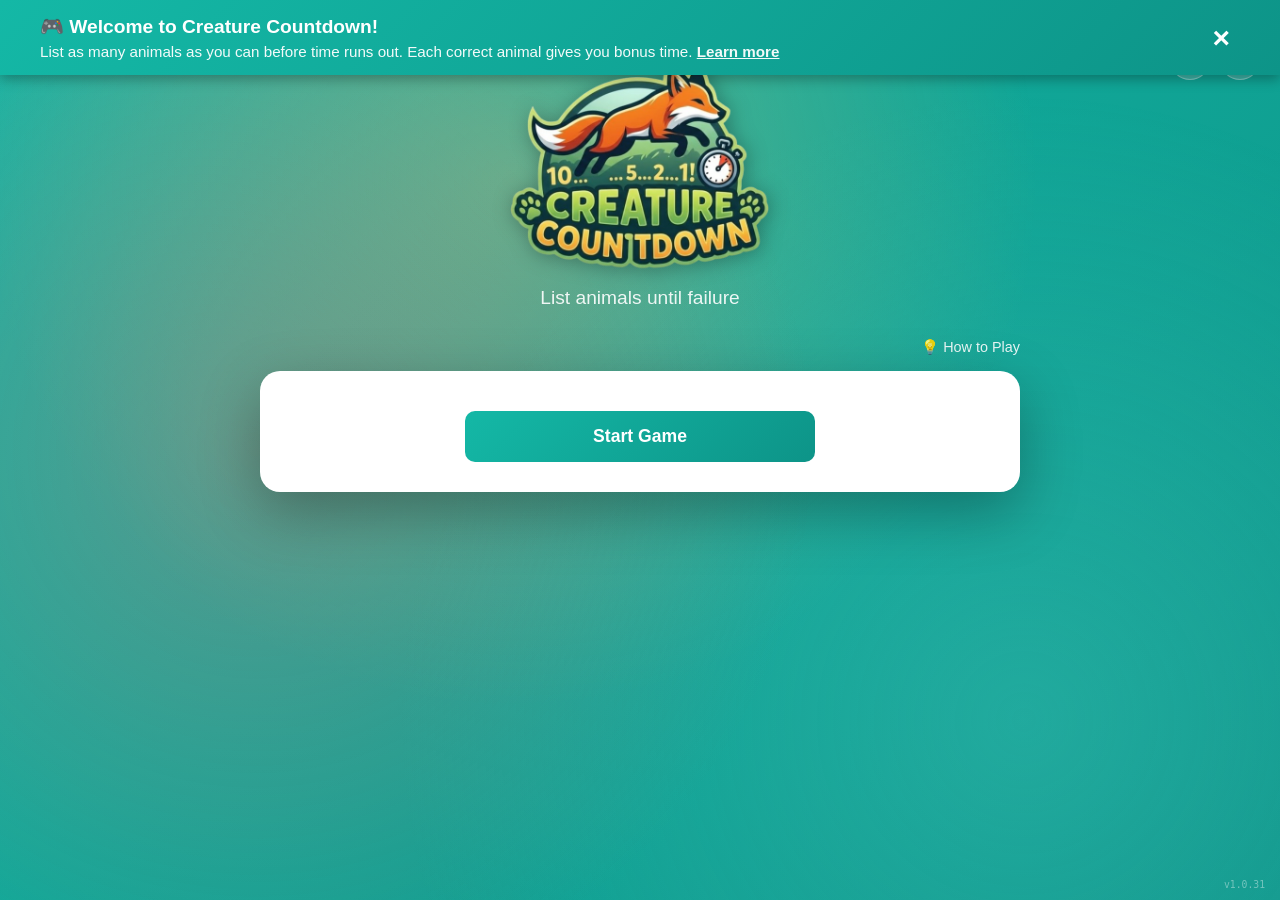
<file: index.html>
<!DOCTYPE html>
<html lang="en">
<head>
  <link rel="icon" href="data:image/svg+xml,<svg xmlns=%22http://www.w3.org/2000/svg%22 viewBox=%220 0 100 100%22><text y=%22.9em%22 font-size=%2290%22>🐾</text></svg>">
    <meta charset="UTF-8">
    <meta name="viewport" content="width=device-width, initial-scale=1.0">
    <title>Creature Countdown</title>
    <link rel="stylesheet" href="styles.css?v=1.0.23">
</head>
<body>
    <div class="background-animation"></div>
    
    <!-- Version Number -->
    <div class="version-number">v1.0.31</div>
    
    <!-- How to Play Banner -->
    <div id="howToPlayBanner" class="top-banner hidden">
        <div class="banner-content">
            <span class="close-banner" id="closeBanner">&times;</span>
            <h3>🎮 Welcome to Creature Countdown!</h3>
            <p>List as many animals as you can before time runs out. Each correct animal gives you bonus time. <a href="#" id="learnMoreLink">Learn more</a></p>
        </div>
    </div>
    
    <div class="container">
        <header>
            <img src="logo.png" alt="Creature Countdown" class="game-logo">
            <p class="subtitle">List animals until failure</p>
            <button id="toggleStats" class="stats-icon">📊</button>
            <button id="toggleSettings" class="settings-icon">⚙️</button>
        </header>

        <div id="menu" class="menu">
            <a href="#" id="toggleHowToPlay" class="how-to-link">💡 How to Play</a>
            
            <!-- How to Play Widget -->
            <div id="howToPlayWidget" class="help-widget hidden">
                <div class="help-header">
                    <h2>How to Play</h2>
                    <span class="widget-close" id="closeWidget">&times;</span>
                </div>
                <ul class="instructions">
                    <li>List as many animals as you can</li>
                    <li>Animals must be real (from our database of 5000+ animals)</li>
                    <li>You have limited time, but get more time for each animal</li>
                    <li>No overlapping terms (e.g., "bear" and "polar bear")</li>
                    <li>When time runs out, game over!</li>
                </ul>
            </div>
            
            <!-- Settings Panel -->
            <div id="settingsPanel" class="settings-panel hidden">
                <label>
                    Theme:
                    <select id="themeSelect">
                        <option value="system">System</option>
                        <option value="light">Light</option>
                        <option value="dark">Dark</option>
                    </select>
                </label>
                <label>
                    Initial time (s):
                    <input type="number" id="initialTime" value="60" min="10" max="300">
                </label>
                <label>
                    Time increment (s):
                    <input type="number" id="timeIncrement" value="5" min="1" max="30">
                </label>
                <label>
                    <input type="checkbox" id="disableAnimations">
                    Disable animations
                </label>
                <button id="showDatabaseBtn" class="settings-btn">📚 Show Animal Database</button>
                <button id="hardReload" class="settings-btn">🔄 Hard Reload (Clear Cache)</button>
            </div>
            
            <!-- Stats Modal -->
            <div id="statsModal" class="modal-overlay hidden">
                <div class="stats-modal">
                    <div class="modal-header">
                        <h2>📊 Game Statistics</h2>
                        <span class="modal-close" id="closeStatsModal">&times;</span>
                    </div>
                    <div class="stats-content">
                        <div class="stat-item">
                            <span class="stat-label">Games Played</span>
                            <span class="stat-value" id="statGamesPlayed">0</span>
                        </div>
                        <div class="stat-item">
                            <span class="stat-label">Best Score</span>
                            <span class="stat-value" id="statBestScore">0</span>
                        </div>
                        <div class="stat-item">
                            <span class="stat-label">Most Animals (Single Game)</span>
                            <span class="stat-value" id="statMostAnimals">0</span>
                        </div>
                        <div class="stat-item">
                            <span class="stat-label">Total Animals Named</span>
                            <span class="stat-value" id="statTotalAnimals">0</span>
                        </div>
                        <div class="stat-item">
                            <span class="stat-label">Average Animals Per Game</span>
                            <span class="stat-value" id="statAvgAnimals">0</span>
                        </div>
                        <button id="resetStatsBtn" class="btn-reset-stats">Reset Statistics</button>
                    </div>
                </div>
            </div>
            
            <!-- Database Modal -->
            <div id="databaseModal" class="modal-overlay hidden">
                <div class="database-modal">
                    <div class="modal-header">
                        <h2>Animal Database (5000 Animals)</h2>
                        <span class="modal-close" id="closeDatabaseModal">&times;</span>
                    </div>
                    <div class="database-search">
                        <input type="text" id="databaseSearch" placeholder="Search animals...">
                    </div>
                    <div class="database-content" id="databaseContent">
                        <!-- Animals will be loaded here -->
                    </div>
                </div>
            </div>
            
            <div class="card">
                <button id="startBtn" class="btn-primary">Start Game</button>
            </div>
        </div>

        <div id="game" class="game hidden">
            <div class="game-header">
                <div class="score-display">
                    <span class="label">Score:</span>
                    <span id="score">0</span>
                </div>
                <div class="timer-display" id="timerDisplay">
                    <span id="timer">1:00</span>
                </div>
                <button id="cancelBtn" class="btn-cancel">✕ Cancel</button>
            </div>

            <div class="input-section">
                <input 
                    type="text" 
                    id="animalInput" 
                    placeholder="Type an animal name..." 
                    autocomplete="off"
                    spellcheck="false"
                >
                <div id="feedback" class="feedback"></div>
            </div>

            <div class="animals-list-container">
                <h3>Animals Listed (<span id="animalCount">0</span>)</h3>
                <div id="animalsList" class="animals-list"></div>
            </div>
        </div>

        <div id="gameOver" class="game-over hidden">
            <div class="card">
                <h2>Game Over!</h2>
                <div class="final-score">
                    <p>Final Score: <strong id="finalScore">0</strong></p>
                    <p>Animals Listed: <strong id="finalCount">0</strong></p>
                </div>
                
                <div class="animals-summary">
                    <h3>Your Animals:</h3>
                    <div id="finalAnimalsList" class="final-animals-list"></div>
                </div>

                <div class="button-group">
                    <button id="playAgainBtn" class="btn-primary">Play Again</button>
                    <button id="copyListBtn" class="btn-secondary">Copy List</button>
                </div>
            </div>
        </div>
    </div>

    <script src="script.js?v=1.0.23"></script>
</body>
</html>
</file>
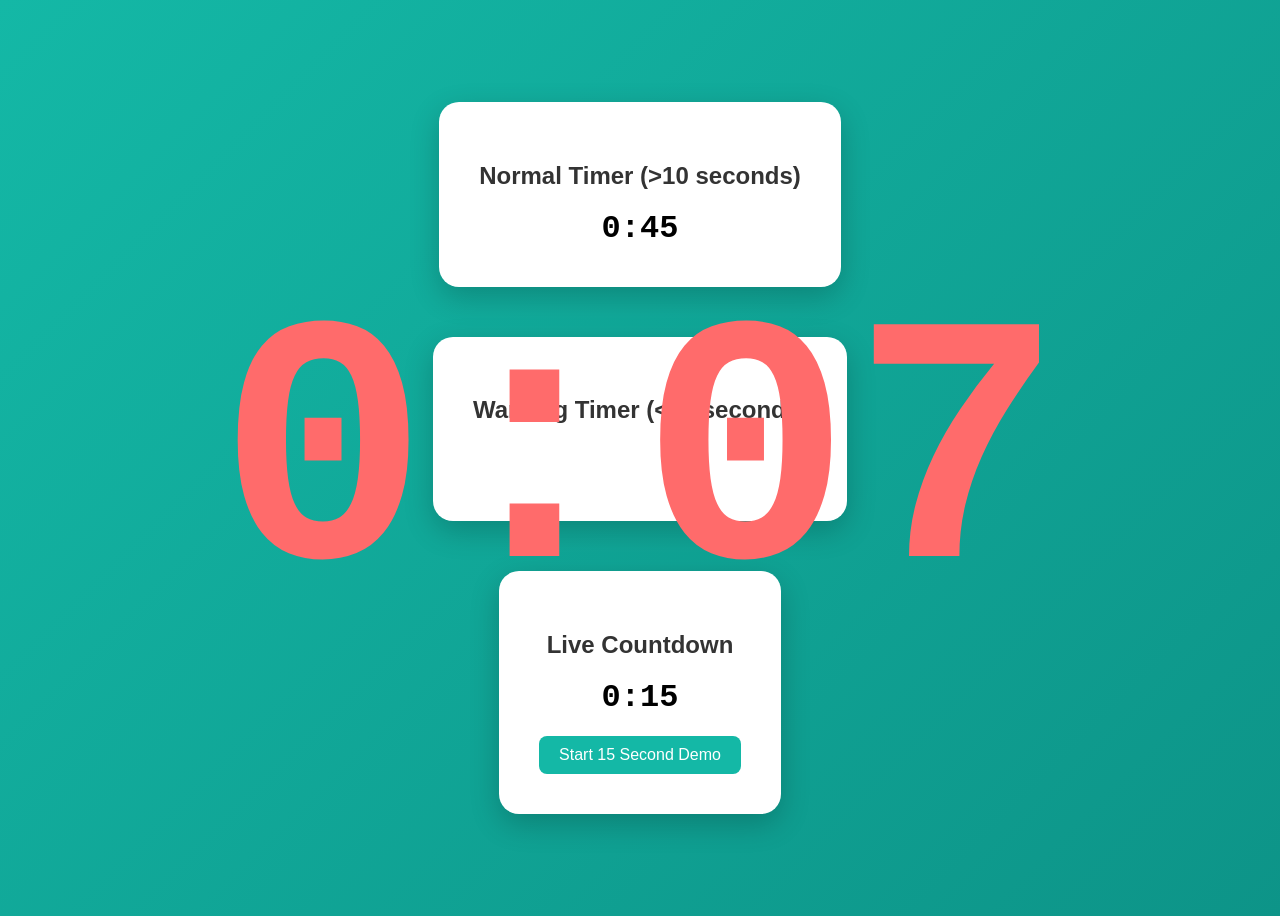
<file: timer-demo.html>
<!DOCTYPE html>
<html lang="en">
<head>
    <meta charset="UTF-8">
    <meta name="viewport" content="width=device-width, initial-scale=1.0">
    <title>Timer Demo</title>
    <style>
        body {
            font-family: -apple-system, BlinkMacSystemFont, 'Segoe UI', Roboto, Oxygen, Ubuntu, Cantarell, sans-serif;
            background: linear-gradient(135deg, #14b8a6 0%, #0d9488 100%);
            min-height: 100vh;
            display: flex;
            align-items: center;
            justify-content: center;
            flex-direction: column;
            gap: 50px;
        }

        .demo-section {
            background: white;
            padding: 40px;
            border-radius: 20px;
            box-shadow: 0 10px 30px rgba(0, 0, 0, 0.2);
            text-align: center;
        }

        h2 {
            margin-bottom: 20px;
            color: #333;
        }

        .timer-display {
            font-size: 2em;
            font-family: 'SF Mono', 'Monaco', 'Consolas', monospace;
            font-weight: 600;
            transition: transform 0.3s ease, color 0.3s ease;
        }

        .timer-display.warning {
            color: #ff6b6b;
            animation: pulseBig 0.5s ease-in-out infinite;
            transform: scale(11);
            transform-origin: center;
        }

        @keyframes pulseBig {
            0%, 100% { transform: scale(11); }
            50% { transform: scale(11.7); }
        }

        button {
            margin-top: 20px;
            padding: 10px 20px;
            font-size: 1em;
            background: #14b8a6;
            color: white;
            border: none;
            border-radius: 8px;
            cursor: pointer;
        }

        button:hover {
            background: #0d9488;
        }
    </style>
</head>
<body>
    <div class="demo-section">
        <h2>Normal Timer (>10 seconds)</h2>
        <div class="timer-display" id="normalTimer">
            <span>0:45</span>
        </div>
    </div>

    <div class="demo-section">
        <h2>Warning Timer (<10 seconds)</h2>
        <div class="timer-display warning" id="warningTimer">
            <span>0:07</span>
        </div>
    </div>

    <div class="demo-section">
        <h2>Live Countdown</h2>
        <div class="timer-display" id="liveTimer">
            <span id="countdown">0:15</span>
        </div>
        <button onclick="startDemo()">Start 15 Second Demo</button>
    </div>

    <script>
        let timeLeft = 15;
        let interval;

        function startDemo() {
            const liveTimer = document.getElementById('liveTimer');
            const countdown = document.getElementById('countdown');
            
            // Reset
            clearInterval(interval);
            timeLeft = 15;
            liveTimer.classList.remove('warning');
            
            interval = setInterval(() => {
                timeLeft--;
                
                const minutes = Math.floor(timeLeft / 60);
                const seconds = timeLeft % 60;
                countdown.textContent = `${minutes}:${seconds.toString().padStart(2, '0')}`;
                
                if (timeLeft <= 10 && timeLeft > 0) {
                    liveTimer.classList.add('warning');
                } else {
                    liveTimer.classList.remove('warning');
                }
                
                if (timeLeft <= 0) {
                    clearInterval(interval);
                    countdown.textContent = '0:00';
                }
            }, 1000);
        }
    </script>
</body>
</html>
</file>
<file: styles.css>
* {
    margin: 0;
    padding: 0;
    box-sizing: border-box;
}

/* Ensure all buttons and interactive elements work well on mobile */
button {
    touch-action: manipulation;
    -webkit-tap-highlight-color: transparent;
}

:root {
    --bg-gradient-start: #14b8a6;
    --bg-gradient-end: #0d9488;
    --primary-color: #14b8a6;
    --primary-dark: #0d9488;
    --text-color: #333;
    --text-light: white;
    --card-bg: white;
    --card-text: #333;
    --input-bg: white;
    --input-border: #ddd;
    --settings-bg: #f8f9fa;
}

body.dark-mode {
    --bg-gradient-start: #1e293b;
    --bg-gradient-end: #0f172a;
    --primary-color: #14b8a6;
    --primary-dark: #0d9488;
    --text-color: #e2e8f0;
    --text-light: #e2e8f0;
    --card-bg: #334155;
    --card-text: #e2e8f0;
    --input-bg: #475569;
    --input-border: #64748b;
    --settings-bg: #475569;
}

body {
    font-family: -apple-system, BlinkMacSystemFont, 'Segoe UI', Roboto, Oxygen, Ubuntu, Cantarell, sans-serif;
    background: linear-gradient(135deg, var(--bg-gradient-start) 0%, var(--bg-gradient-end) 100%);
    min-height: 100vh;
    display: flex;
    align-items: flex-start;
    justify-content: center;
    position: relative;
    overflow-x: hidden;
    padding-top: 40px;
    padding-bottom: 40px;
    transition: background 0.3s ease;
}

.background-animation {
    position: fixed;
    top: 0;
    left: 0;
    width: 100%;
    height: 100%;
    background: 
        radial-gradient(circle at 20% 50%, rgba(255, 107, 107, 0.3) 0%, transparent 50%),
        radial-gradient(circle at 80% 80%, rgba(78, 205, 196, 0.3) 0%, transparent 50%),
        radial-gradient(circle at 40% 20%, rgba(255, 195, 113, 0.3) 0%, transparent 50%);
    animation: backgroundShift 20s ease-in-out infinite;
    z-index: 0;
    pointer-events: none;
}

.version-number {
    position: fixed;
    bottom: 10px;
    right: 15px;
    color: rgba(255, 255, 255, 0.4);
    font-size: 0.75em;
    font-family: monospace;
    z-index: 10;
    pointer-events: none;
    user-select: none;
}

@keyframes backgroundShift {
    0%, 100% { transform: translate(0, 0) scale(1); }
    33% { transform: translate(50px, -30px) scale(1.1); }
    66% { transform: translate(-30px, 40px) scale(0.95); }
}

body.no-animations .background-animation {
    animation: none;
}

.container {
    position: relative;
    z-index: 1;
    width: 90%;
    max-width: 800px;
    padding: 20px;
}

header {
    text-align: center;
    margin-bottom: 30px;
    color: white;
    position: relative;
}

header h1 {
    font-size: 3em;
    margin-bottom: 10px;
    text-shadow: 2px 2px 10px rgba(0, 0, 0, 0.3);
}

.game-logo {
    max-width: 260px;
    width: 100%;
    height: auto;
    margin-bottom: 10px;
    filter: drop-shadow(2px 2px 10px rgba(0, 0, 0, 0.3));
}

.subtitle {
    font-size: 1.2em;
    opacity: 0.9;
}

.settings-icon {
    position: fixed;
    top: 40px;
    right: 20px;
    background: rgba(255, 255, 255, 0.2);
    backdrop-filter: blur(10px);
    border: 1px solid rgba(255, 255, 255, 0.3);
    color: white;
    font-size: 1.3em;
    width: 40px;
    height: 40px;
    border-radius: 50%;
    cursor: pointer;
    transition: all 0.2s ease;
    display: flex;
    align-items: center;
    justify-content: center;
    z-index: 100;
}

.settings-icon:hover {
    background: rgba(255, 255, 255, 0.3);
    transform: rotate(90deg);
}

.settings-icon:active {
    background: rgba(255, 255, 255, 0.4);
}

.stats-icon {
    position: fixed;
    top: 40px;
    right: 70px;
    background: rgba(255, 255, 255, 0.2);
    backdrop-filter: blur(10px);
    border: 1px solid rgba(255, 255, 255, 0.3);
    color: white;
    font-size: 1.3em;
    width: 40px;
    height: 40px;
    border-radius: 50%;
    cursor: pointer;
    transition: all 0.2s ease;
    display: flex;
    align-items: center;
    justify-content: center;
    z-index: 100;
}

.stats-icon:hover {
    background: rgba(255, 255, 255, 0.3);
    transform: scale(1.1);
}

.stats-icon:active {
    background: rgba(255, 255, 255, 0.4);
    transform: scale(1.0);
}

.card {
    background: var(--card-bg);
    color: var(--card-text);
    border-radius: 20px;
    padding: 30px;
    box-shadow: 0 20px 60px rgba(0, 0, 0, 0.3);
    transition: background 0.3s ease, color 0.3s ease;
    position: relative;
    z-index: 5;
}

.instructions {
    list-style: none;
    margin: 20px 0;
}

.instructions li {
    padding: 10px;
    margin: 5px 0;
    background: var(--settings-bg);
    border-radius: 8px;
    border-left: 4px solid #14b8a6;
    color: var(--card-text);
}

.instructions li:before {
    content: "✓ ";
    color: #14b8a6;
    font-weight: bold;
    margin-right: 8px;
}

.menu {
    position: relative;
}

.settings-panel {
    position: fixed;
    top: 90px;
    right: 20px;
    background: var(--card-bg);
    color: var(--card-text);
    border-radius: 12px;
    padding: 20px;
    width: 250px;
    box-shadow: 0 10px 30px rgba(0, 0, 0, 0.3);
    z-index: 99;
    opacity: 1;
    transform: translateY(0);
    transition: opacity 0.2s ease, transform 0.2s ease, background 0.3s ease, color 0.3s ease;
}

.settings-panel.hidden {
    display: none;
    opacity: 0;
    transform: translateY(-10px);
}

.settings-panel label {
    display: block;
    margin: 8px 0;
    color: #555;
    font-size: 0.9em;
}

.settings-panel input[type="number"] {
    margin-left: 10px;
    padding: 4px 8px;
    border: 1px solid var(--input-border);
    border-radius: 5px;
    width: 70px;
    font-size: 0.9em;
    background: var(--input-bg);
    color: var(--card-text);
}

.settings-panel select {
    margin-left: 10px;
    padding: 4px 8px;
    border: 1px solid var(--input-border);
    border-radius: 5px;
    font-size: 0.9em;
    background: var(--input-bg);
    color: var(--card-text);
    cursor: pointer;
}
.help-widget {
    background: var(--card-bg);
    color: var(--card-text);
    border-radius: 20px;
    padding: 30px;
    margin-bottom: 20px;
    box-shadow: 0 10px 30px rgba(0, 0, 0, 0.2);
    animation: slideInDown 0.3s ease;
    transition: background 0.3s ease, color 0.3s ease;
}

.help-widget.hidden {
    display: none;
}

@keyframes slideInDown {
    from {
        opacity: 0;
        transform: translateY(-20px);
    }
    to {
        opacity: 1;
        transform: translateY(0);
    }
}

.help-header {
    display: flex;
    justify-content: space-between;
    align-items: center;
    margin-bottom: 20px;
}

.help-header h2 {
    margin: 0;
    color: var(--card-text);
    font-size: 1.5em;
}

.widget-close {
    font-size: 28px;
    color: #999;
    cursor: pointer;
    transition: color 0.2s ease;
    line-height: 1;
    padding: 0 5px;
}

.widget-close:hover {
    color: var(--card-text);
}

.how-to-link {
    color: white;
    text-decoration: none;
    font-size: 0.9em;
    display: block;
    text-align: right;
    margin-bottom: 15px;
    opacity: 0.9;
    transition: opacity 0.2s ease;
}

.how-to-link:hover {
    opacity: 1;
    text-decoration: underline;
}

.settings label {
    display: block;
    margin: 12px 0;
    color: #555;
}

.settings input[type="number"] {
    margin-left: 10px;
    padding: 5px 10px;
    border: 1px solid #ddd;
    border-radius: 5px;
    width: 80px;
}

.settings input[type="checkbox"] {
    margin-left: 10px;
}

.settings-btn {
    width: 100%;
    padding: 10px;
    margin-top: 15px;
    background: var(--primary-color);
    color: white;
    border: none;
    border-radius: 8px;
    cursor: pointer;
    font-size: 0.9em;
    transition: background 0.2s ease;
    /* Mobile touch improvements */
    touch-action: manipulation;
    -webkit-tap-highlight-color: rgba(20, 184, 166, 0.2);
    -webkit-user-select: none;
    user-select: none;
}

.settings-btn:hover {
    background: var(--primary-dark);
}

.settings-btn:active {
    background: #0a6d62;
}

.modal-overlay {
    position: fixed;
    top: 0;
    left: 0;
    width: 100%;
    height: 100%;
    background: rgba(0, 0, 0, 0.7);
    display: flex;
    align-items: center;
    justify-content: center;
    z-index: 1000;
    backdrop-filter: blur(5px);
}

.modal-overlay.hidden {
    display: none;
}

.database-modal {
    background: var(--card-bg);
    border-radius: 20px;
    width: 90%;
    max-width: 800px;
    max-height: 80vh;
    display: flex;
    flex-direction: column;
    box-shadow: 0 20px 60px rgba(0, 0, 0, 0.3);
    animation: slideInDown 0.3s ease;
}

.modal-header {
    display: flex;
    justify-content: space-between;
    align-items: center;
    padding: 20px 30px;
    border-bottom: 2px solid var(--input-border);
}

.modal-header h2 {
    margin: 0;
    color: var(--card-text);
    font-size: 1.5em;
}

.modal-close {
    font-size: 32px;
    color: #999;
    cursor: pointer;
    transition: color 0.2s ease;
    line-height: 1;
    padding: 0 5px;
}

.modal-close:hover {
    color: var(--card-text);
}

.database-search {
    padding: 20px 30px;
    border-bottom: 1px solid var(--input-border);
}

.database-search input {
    width: 100%;
    padding: 12px 15px;
    border: 2px solid var(--input-border);
    border-radius: 10px;
    font-size: 1em;
    background: var(--input-bg);
    color: var(--card-text);
    outline: none;
    transition: border-color 0.2s ease;
}

.database-search input:focus {
    border-color: var(--primary-color);
}

.database-content {
    padding: 20px 30px;
    overflow-y: auto;
    flex: 1;
}

.database-list {
    display: grid;
    grid-template-columns: repeat(auto-fill, minmax(180px, 1fr));
    gap: 10px;
    list-style: none;
    margin: 0;
    padding: 0;
}

.database-list li {
    padding: 8px 12px;
    background: var(--settings-bg);
    border-radius: 6px;
    color: var(--card-text);
    font-size: 0.9em;
    transition: background 0.2s ease;
}

.database-list li:hover {
    background: var(--primary-color);
    color: white;
}

.database-list li.hidden {
    display: none;
}

/* Stats Modal */
.stats-modal {
    background: var(--card-bg);
    border-radius: 20px;
    width: 90%;
    max-width: 600px;
    max-height: 80vh;
    display: flex;
    flex-direction: column;
    box-shadow: 0 20px 60px rgba(0, 0, 0, 0.3);
    animation: slideInDown 0.3s ease;
}

.stats-content {
    padding: 30px;
    overflow-y: auto;
    flex: 1;
}

.stat-item {
    display: flex;
    justify-content: space-between;
    align-items: center;
    padding: 20px;
    margin: 10px 0;
    background: var(--settings-bg);
    border-radius: 12px;
    border-left: 4px solid var(--primary-color);
}

.stat-label {
    font-size: 1.1em;
    color: var(--card-text);
    font-weight: 500;
}

.stat-value {
    font-size: 1.5em;
    font-weight: bold;
    color: var(--primary-color);
}

.btn-reset-stats {
    width: 100%;
    padding: 12px 20px;
    margin-top: 20px;
    font-size: 1em;
    font-weight: 600;
    border: 2px solid #ef4444;
    background: transparent;
    color: #ef4444;
    border-radius: 10px;
    cursor: pointer;
    transition: all 0.3s ease;
    /* Mobile touch improvements */
    touch-action: manipulation;
    -webkit-tap-highlight-color: rgba(239, 68, 68, 0.2);
    -webkit-user-select: none;
    user-select: none;
}

.btn-reset-stats:hover {
    background: #ef4444;
    color: white;
}

.btn-reset-stats:active {
    background: #dc2626;
    border-color: #dc2626;
}

.btn-primary, .btn-secondary {
    width: 80%;
    max-width: 400px;
    padding: 15px 30px;
    font-size: 1.1em;
    font-weight: bold;
    border: none;
    border-radius: 10px;
    cursor: pointer;
    transition: all 0.3s ease;
    margin: 10px auto 0;
    display: block;
    position: relative;
    z-index: 10;
    /* Mobile touch improvements */
    touch-action: manipulation;
    -webkit-tap-highlight-color: rgba(20, 184, 166, 0.3);
    -webkit-user-select: none;
    user-select: none;
}

.btn-primary {
    background: linear-gradient(135deg, #14b8a6 0%, #0d9488 100%);
    color: white;
}

.btn-primary:hover {
    transform: translateY(-2px);
    box-shadow: 0 10px 20px rgba(20, 184, 166, 0.4);
}

.btn-primary:active {
    transform: translateY(0);
    box-shadow: 0 5px 10px rgba(20, 184, 166, 0.3);
}

.btn-secondary {
    background: #6c757d;
    color: white;
}

.btn-secondary:hover {
    background: #5a6268;
}

.btn-secondary:active {
    background: #4e555b;
}

.hidden {
    display: none !important;
}

/* Top Banner */
.top-banner {
    position: fixed;
    top: 0;
    left: 0;
    right: 0;
    z-index: 1000;
    background: linear-gradient(135deg, #14b8a6 0%, #0d9488 100%);
    color: white;
    padding: 15px 20px;
    box-shadow: 0 4px 12px rgba(0, 0, 0, 0.3);
    animation: slideDown 0.5s ease;
}

@keyframes slideDown {
    from {
        transform: translateY(-100%);
        opacity: 0;
    }
    to {
        transform: translateY(0);
        opacity: 1;
    }
}

.banner-content {
    max-width: 1200px;
    margin: 0 auto;
    position: relative;
    padding-right: 40px;
}

.banner-content h3 {
    margin: 0 0 5px 0;
    font-size: 1.2em;
}

.banner-content p {
    margin: 0;
    font-size: 0.95em;
    opacity: 0.95;
}

.banner-content a {
    color: #fff;
    text-decoration: underline;
    font-weight: bold;
}

.banner-content a:hover {
    opacity: 0.8;
}

.close-banner {
    position: absolute;
    right: 0;
    top: 50%;
    transform: translateY(-50%);
    font-size: 30px;
    font-weight: bold;
    color: white;
    cursor: pointer;
    transition: opacity 0.2s ease;
    line-height: 1;
    padding: 0 10px;
}

.close-banner:hover {
    opacity: 0.7;
}

/* Game Screen */
.game {
    color: white;
}

.game-header {
    display: flex;
    justify-content: space-between;
    align-items: center;
    margin-bottom: 30px;
    background: rgba(255, 255, 255, 0.2);
    padding: 20px;
    border-radius: 15px;
    backdrop-filter: blur(10px);
}

.btn-cancel {
    background: rgba(255, 255, 255, 0.3);
    color: white;
    border: 1px solid rgba(255, 255, 255, 0.4);
    padding: 8px 16px;
    border-radius: 8px;
    cursor: pointer;
    font-size: 0.9em;
    font-weight: 500;
    transition: all 0.2s ease;
    white-space: nowrap;
    /* Mobile touch improvements */
    touch-action: manipulation;
    -webkit-tap-highlight-color: rgba(255, 255, 255, 0.2);
    -webkit-user-select: none;
    user-select: none;
}

.btn-cancel:hover {
    background: rgba(255, 255, 255, 0.4);
    transform: translateY(-1px);
}

.btn-cancel:active {
    background: rgba(255, 255, 255, 0.5);
    transform: translateY(0);
}

.score-display, .timer-display {
    font-size: 1.5em;
    font-weight: bold;
}

.timer-display {
    font-size: 2em;
    font-family: 'SF Mono', 'Monaco', 'Consolas', monospace;
    font-weight: 600;
    transition: transform 0.3s ease, color 0.3s ease;
}

.timer-display.warning {
    color: #ff6b6b;
    animation: pulseBig 0.5s ease-in-out infinite;
    transform: scale(11);
    transform-origin: center;
}

@keyframes pulseBig {
    0%, 100% { transform: scale(11); }
    50% { transform: scale(11.7); }
}

.input-section {
    margin-bottom: 30px;
}

#animalInput {
    width: 100%;
    padding: 20px;
    font-size: 1.3em;
    border: 3px solid white;
    border-radius: 15px;
    outline: none;
    transition: all 0.3s ease;
}

#animalInput:focus {
    border-color: #78e08f;
    box-shadow: 0 0 20px rgba(120, 224, 143, 0.5);
}

.feedback {
    margin-top: 15px;
    font-size: 1.1em;
    height: 30px;
    text-align: center;
    font-weight: bold;
}

.feedback.success {
    color: #78e08f;
}

.feedback.error {
    color: #ff6b6b;
}

.animals-list-container {
    background: rgba(255, 255, 255, 0.2);
    padding: 20px;
    border-radius: 15px;
    backdrop-filter: blur(10px);
    max-height: 300px;
    overflow-y: auto;
}

.animals-list-container h3 {
    margin-bottom: 15px;
}

.animals-list {
    display: flex;
    flex-wrap: wrap;
    gap: 10px;
}

.animal-tag {
    background: white;
    color: #14b8a6;
    padding: 8px 15px;
    border-radius: 20px;
    font-weight: 500;
    animation: fadeIn 0.3s ease;
}

@keyframes fadeIn {
    from {
        opacity: 0;
        transform: scale(0.8);
    }
    to {
        opacity: 1;
        transform: scale(1);
    }
}

/* Game Over Screen */
.game-over {
    color: white;
}

.final-score {
    text-align: center;
    margin: 20px 0;
    font-size: 1.2em;
}

.final-score strong {
    color: #14b8a6;
    font-size: 1.5em;
}

.animals-summary {
    margin: 20px 0;
    max-height: 300px;
    overflow-y: auto;
}

.final-animals-list {
    background: #f8f9fa;
    padding: 15px;
    border-radius: 10px;
    margin-top: 10px;
}

.final-animals-list .animal-tag {
    margin: 5px;
}

.button-group {
    display: flex;
    flex-direction: column;
    gap: 10px;
    margin-top: 20px;
}

/* Scrollbar styling */
::-webkit-scrollbar {
    width: 8px;
}

::-webkit-scrollbar-track {
    background: rgba(255, 255, 255, 0.1);
    border-radius: 10px;
}

::-webkit-scrollbar-thumb {
    background: rgba(255, 255, 255, 0.5);
    border-radius: 10px;
}

::-webkit-scrollbar-thumb:hover {
    background: rgba(255, 255, 255, 0.7);
}

/* Responsive styles for tablets and medium mobile screens */
@media (max-width: 768px) {
    .settings-icon, .stats-icon {
        top: 20px;
    }

    .settings-icon {
        right: 15px;
    }

    .stats-icon {
        right: 60px;
    }

    .settings-panel {
        top: 70px;
        right: 10px;
        width: calc(100% - 20px);
        max-width: 350px;
    }
}

/* Responsive styles for small mobile screens (e.g. Pixel 8) */
@media (max-width: 480px) {
    header h1 {
        font-size: 2em;
    }

    .game-logo {
        max-width: 200px;
    }

    .game-header {
        padding: 12px;
        margin-bottom: 20px;
    }

    .card {
        padding: 20px;
    }

    .timer-display {
        font-size: 1.5em;
    }

    .score-display {
        font-size: 1.2em;
    }
}

/* Desktop and larger screens - make buttons narrower */
@media (min-width: 769px) {
    .btn-primary, .btn-secondary {
        width: 50%;
        max-width: 350px;
    }
}
</file>
